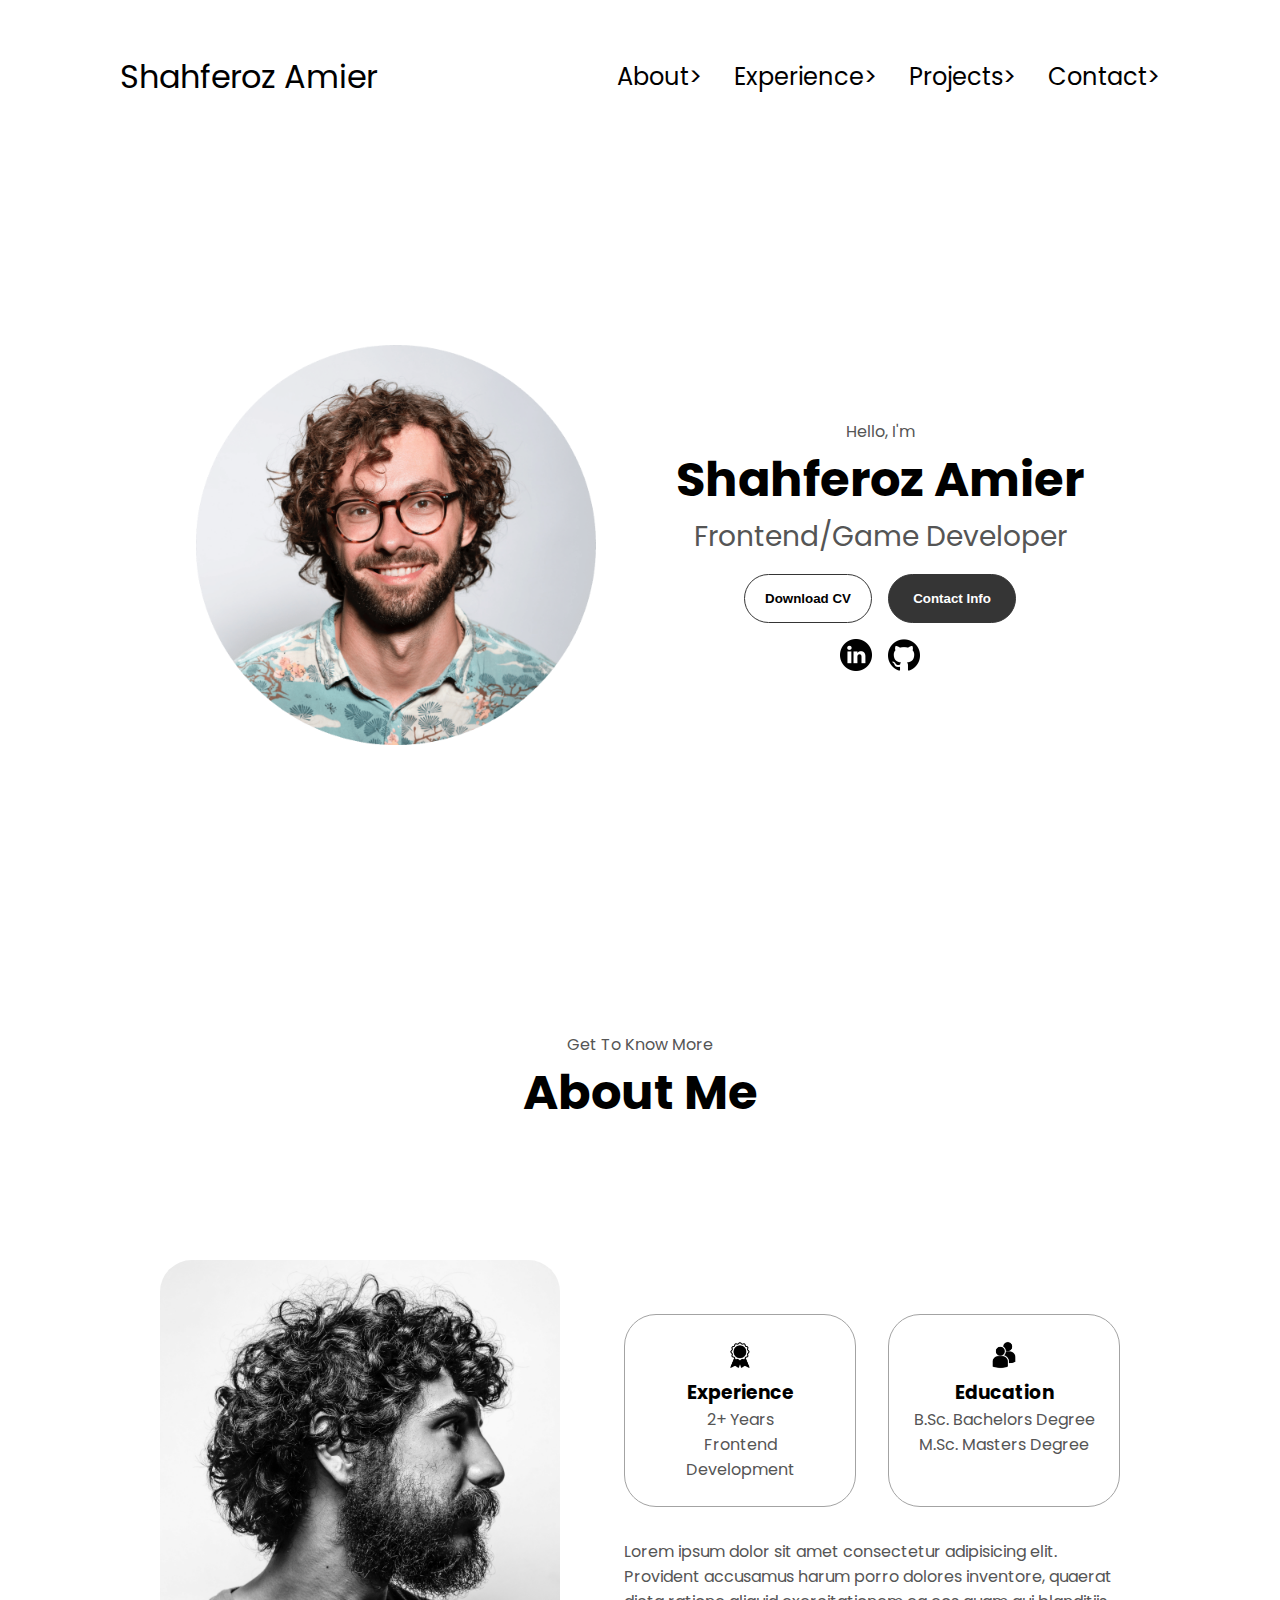
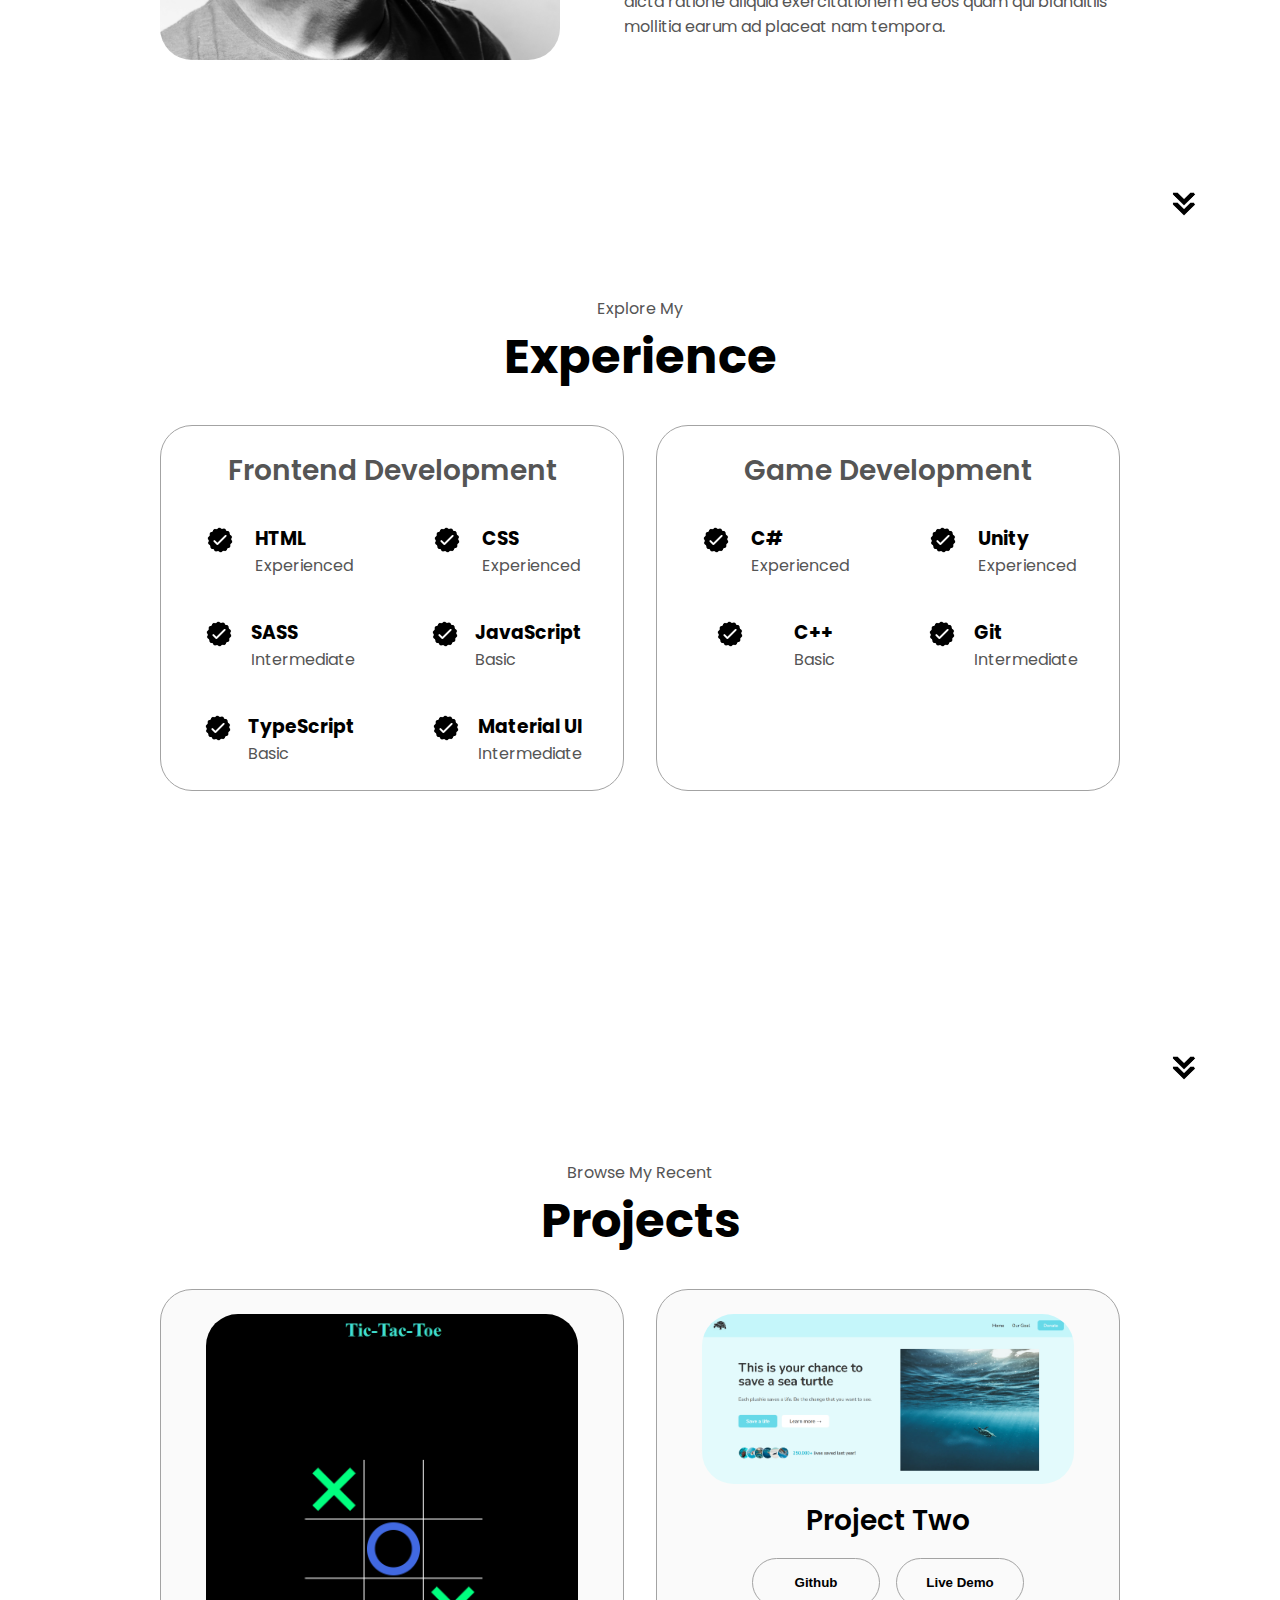
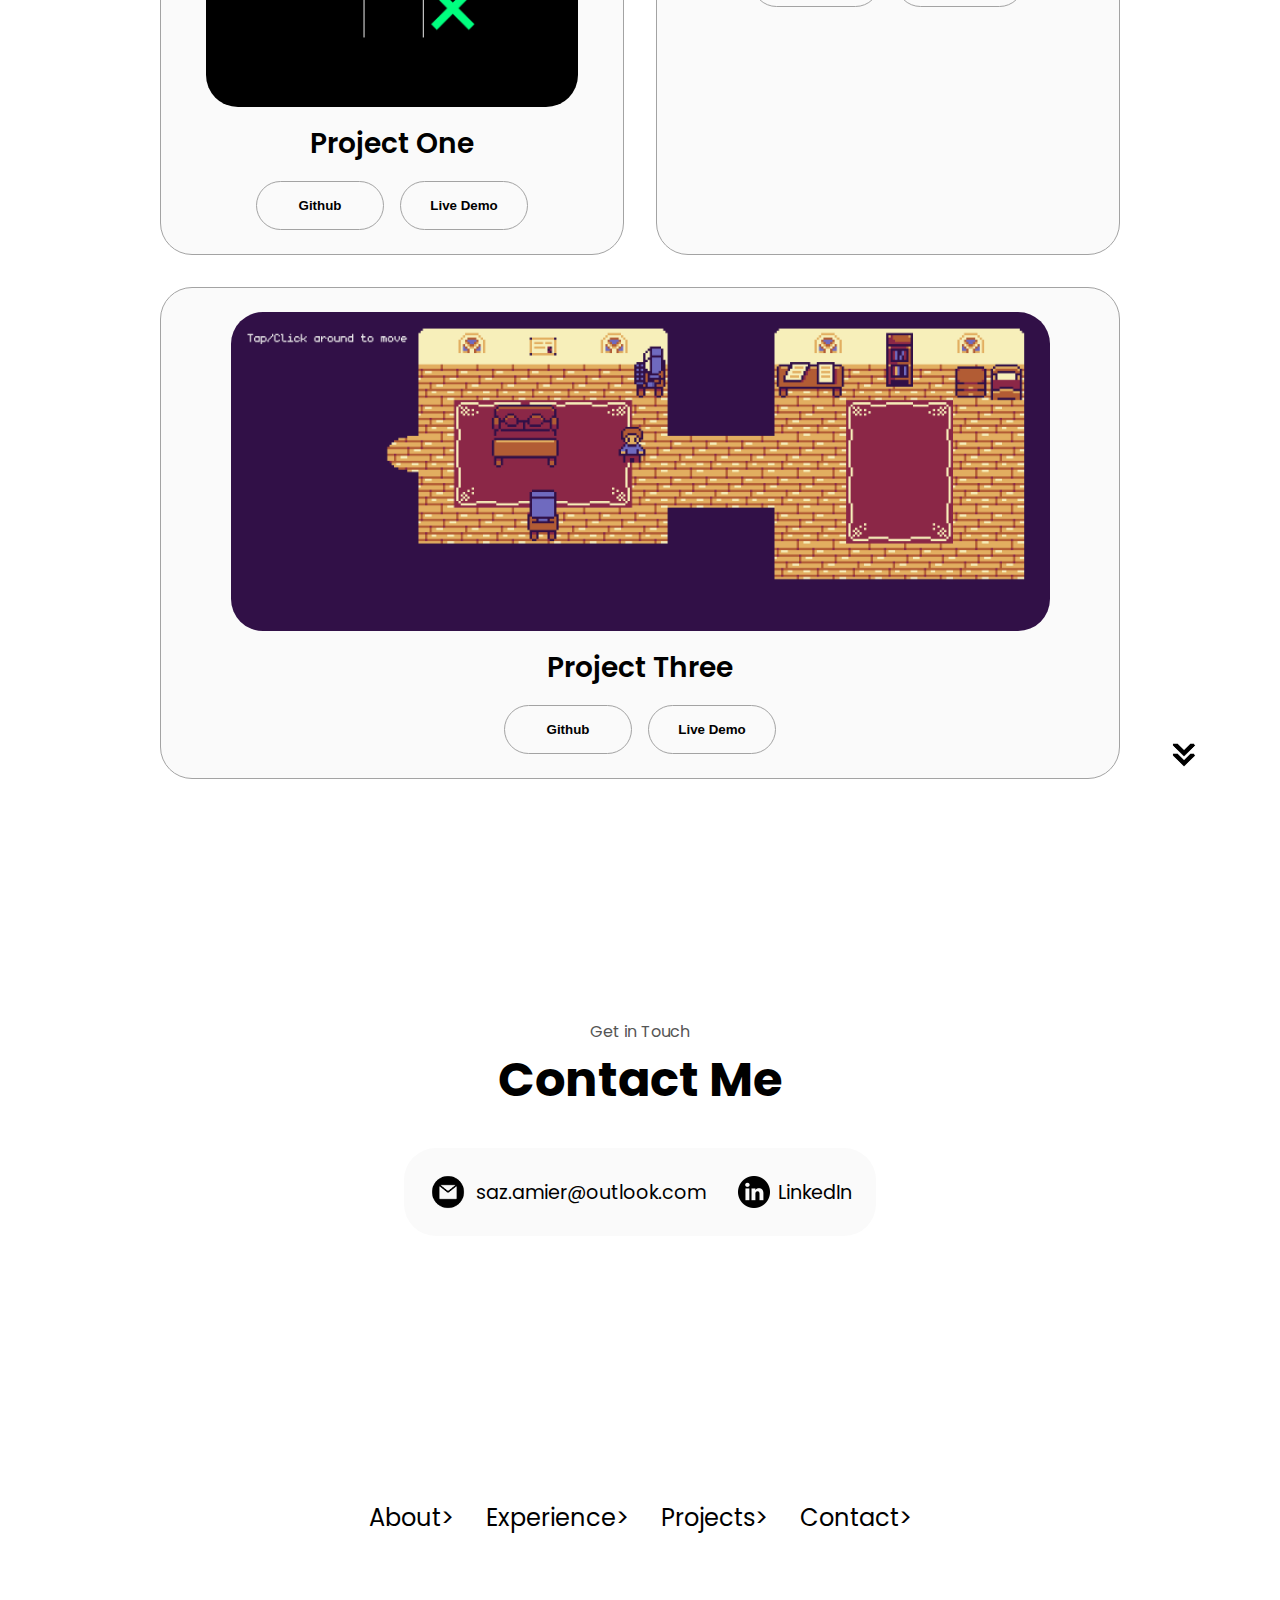
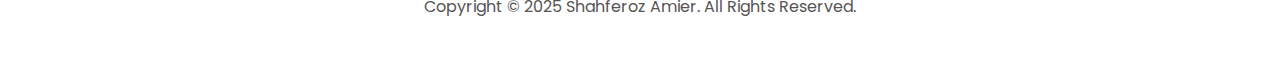
<file: index.html>
<!DOCTYPE html>
<html lang="en">
	<head>
		<meta charset="UTF-8" />
		<meta name="viewport" content="width=device-width, initial-scale=1.0" />
		<title>My Portfolio</title>
		<link rel="stylesheet" href="style.css" />
		<link rel="stylesheet" href="mediaqueries.css" />
	</head>
	<body>
		<nav id="desktop-nav">
			<div class="logo">Shahferoz Amier</div>
			<div>
				<ul class="nav-links">
					<li><a href="#about">About></a></li>
					<li><a href="#experience">Experience></a></li>
					<li><a href="#projects">Projects></a></li>
					<li><a href="#contact">Contact></a></li>
				</ul>
			</div>
		</nav>
		<nav id="hamburger-nav">
			<div class="logo">Shahferoz Amier</div>
			<div class="hamburger-menu">
				<div class="hamburger-icon" onclick="toggleMenu()">
					<span></span>
					<span></span>
					<span></span>
				</div>
				<div class="menu-links">
					<li><a href="#about" onclick="toggleMenu()">About></a></li>
					<li><a href="#experience" onclick="toggleMenu()">Experience></a></li>
					<li><a href="#projects" onclick="toggleMenu()">Projects></a></li>
					<li><a href="#contact" onclick="toggleMenu()">Contact></a></li>
				</div>
			</div>
		</nav>
		<section id="profile">
			<div class="section__pic-container">
				<img src="./assets/profile-pic.png" alt="John Doe profile picture" />
			</div>
			<div class="section__text">
				<p class="section__text_p1">Hello, I'm</p>
				<h1 class="title">Shahferoz Amier</h1>
				<p class="section__text_p2">Frontend/Game Developer</p>
				<div class="btn-container">
					<button
						class="btn btn-color-2"
						onclick="window.open('./assets/resume-example.pdf')"
					>
						Download CV
					</button>
					<button class="btn btn-color-1" onclick="location.href='./#contact'">
						Contact Info
					</button>
				</div>
				<div id="socials-container">
					<img
						src="./assets/linkedin.png"
						alt="My LinkedIn profile"
						class="icon"
						onclick="location.href='https://linkedin.com/in/shahferoz-amier-149720127/'"
					/>
					<img
						src="./assets/github.png"
						alt="My GitHub profile"
						class="icon"
						onclick="location.href='https://github.com/S-Amier'"
					/>
				</div>
			</div>
		</section>
		<section id="about">
			<p class="section__text_p1">Get To Know More</p>
			<h1 class="title">About Me</h1>
			<div class="section-container">
				<div class="section__pic-container">
					<img
						src="./assets/about-pic.png"
						alt="Profile picture"
						class="about-pic"
					/>
				</div>
				<div class="about-details-container">
					<div class="about-containers">
						<div class="details-container">
							<img
								src="./assets/experience.png"
								alt="Experience icon"
								class="icon"
							/>
							<h3>Experience</h3>
							<p>
								2+ Years <br />
								Frontend Development
							</p>
						</div>
						<div class="details-container">
							<img
								src="./assets/education.png"
								alt="Education icon"
								class="icon"
							/>
							<h3>Education</h3>
							<p>
								B.Sc. Bachelors Degree <br />
								M.Sc. Masters Degree
							</p>
						</div>
					</div>
					<div class="text-container">
						<p>
							Lorem ipsum dolor sit amet consectetur adipisicing elit. Provident
							accusamus harum porro dolores inventore, quaerat dicta ratione
							aliquid exercitationem ea eos quam qui blanditiis mollitia earum
							ad placeat nam tempora.
						</p>
					</div>
				</div>
			</div>
			<img
				src="./assets/arrow.png"
				alt="Arrow icon"
				class="icon arrow"
				onclick="location.href='#experience'"
			/>
		</section>
		<section id="experience">
			<p class="section__text_p1">Explore My</p>
			<h1 class="title">Experience</h1>
			<div class="experience-details-container">
				<div class="about-containers">
					<div class="details-container">
						<h2 class="experience-sub-title">Frontend Development</h2>
						<div class="article-container">
							<article>
								<img
									src="./assets/checkmark.png"
									alt="Experience icon"
									class="icon"
								/>
								<div>
									<h3>HTML</h3>
									<p>Experienced</p>
								</div>
							</article>
							<article>
								<img
									src="./assets/checkmark.png"
									alt="Experience icon"
									class="icon"
								/>
								<div>
									<h3>CSS</h3>
									<p>Experienced</p>
								</div>
							</article>
							<article>
								<img
									src="./assets/checkmark.png"
									alt="Experience icon"
									class="icon"
								/>
								<div>
									<h3>SASS</h3>
									<p>Intermediate</p>
								</div>
							</article>
							<article>
								<img
									src="./assets/checkmark.png"
									alt="Experience icon"
									class="icon"
								/>
								<div>
									<h3>JavaScript</h3>
									<p>Basic</p>
								</div>
							</article>
							<article>
								<img
									src="./assets/checkmark.png"
									alt="Experience icon"
									class="icon"
								/>
								<div>
									<h3>TypeScript</h3>
									<p>Basic</p>
								</div>
							</article>
							<article>
								<img
									src="./assets/checkmark.png"
									alt="Experience icon"
									class="icon"
								/>
								<div>
									<h3>Material UI</h3>
									<p>Intermediate</p>
								</div>
							</article>
						</div>
					</div>
					<div class="details-container">
						<h2 class="experience-sub-title">Game Development</h2>
						<div class="article-container">
							<article>
								<img
									src="./assets/checkmark.png"
									alt="Experience icon"
									class="icon"
								/>
								<div>
									<h3>C#</h3>
									<p>Experienced</p>
								</div>
							</article>
							<article>
								<img
									src="./assets/checkmark.png"
									alt="Experience icon"
									class="icon"
								/>
								<div>
									<h3>Unity</h3>
									<p>Experienced</p>
								</div>
							</article>
							<article>
								<img
									src="./assets/checkmark.png"
									alt="Experience icon"
									class="icon"
								/>
								<div>
									<h3>C++</h3>
									<p>Basic</p>
								</div>
							</article>
							<article>
								<img
									src="./assets/checkmark.png"
									alt="Experience icon"
									class="icon"
								/>
								<div>
									<h3>Git</h3>
									<p>Intermediate</p>
								</div>
							</article>
						</div>
					</div>
				</div>
			</div>
			<img
				src="./assets/arrow.png"
				alt="Arrow icon"
				class="icon arrow"
				onclick="location.href='#projects'"
			/>
		</section>
		<section id="projects">
			<p class="section__text_p1">Browse My Recent</p>
			<h1 class="title">Projects</h1>
			<div class="experience-details-container">
				<div class="about-containers">
					<div class="details-container color-container">
						<div class="article-container">
							<img
								src="./images/project-1.png"
								alt="Project 1"
								class="project-img"
							/>
						</div>
						<h2 class="experience-sub-title project-title">Project One</h2>
						<div class="btn-container">
							<button
								class="btn btn-color-2 project-btn"
								onclick="location.href='https://github.com/S-Amier/Portfolio/tree/main/Projects/Tic-Tac-Toe'"
							>
								Github
							</button>
							<button
								class="btn btn-color-2 project-btn"
								onclick="location.href='./Projects/Tic-Tac-Toe/index.html'"
							>
								Live Demo
							</button>
						</div>
					</div>
					<div class="details-container color-container">
						<div class="article-container">
							<img
								src="./images/project-2.png"
								alt="Project 2"
								class="project-img"
							/>
						</div>
						<h2 class="experience-sub-title project-title">Project Two</h2>
						<div class="btn-container">
							<button
								class="btn btn-color-2 project-btn"
								onclick="location.href='https://github.com/S-Amier/HTMLEindOpdracht/tree/main/Praktijkopdracht%20Website'"
							>
								Github
							</button>
							<button
								class="btn btn-color-2 project-btn"
								onclick="location.href='./Projects/Save Sea Turtles Website/index.html'"
							>
								Live Demo
							</button>
						</div>
					</div>
					<div class="details-container color-container">
						<div class="article-container">
							<img
								src="./images/project-3.png"
								alt="Project 3"
								class="project-img"
							/>
						</div>
						<h2 class="experience-sub-title project-title">Project Three</h2>
						<div class="btn-container">
							<button
								class="btn btn-color-2 project-btn"
								onclick="location.href='https://github.com/S-Amier/2D-Portfolio'"
							>
								Github
							</button>
							<button
								class="btn btn-color-2 project-btn"
								onclick="location.href='./Projects/2D-Portfolio/index.html'"
							>
								Live Demo
							</button>
						</div>
					</div>
				</div>
			</div>
			<img
				src="./assets/arrow.png"
				alt="Arrow icon"
				class="icon arrow"
				onclick="location.href='#contact'"
			/>
		</section>
		<section id="contact">
			<p class="section__text_p1">Get in Touch</p>
			<h1 class="title">Contact Me</h1>
			<div class="contact-info-upper-container">
				<div class="contact-info-container">
					<img
						src="./assets/email.png"
						alt="Email icon"
						class="icon contact-icon email-icon"
					/>
					<p>
						<a href="mailto:saz.amier@outlook.com">saz.amier@outlook.com</a>
					</p>
				</div>
				<div class="contact-info-container">
					<img
						src="./assets/linkedin.png"
						alt="LinkedIn icon"
						class="icon contact-icon"
					/>
					<p>
						<a href="https://www.linkedin.com/in/shahferoz-amier-149720127/"
							>LinkedIn</a
						>
					</p>
				</div>
			</div>
		</section>
		<footer>
			<nav>
				<div class="nav-links-container">
					<ul class="nav-links">
						<li><a href="#about">About></a></li>
						<li><a href="#experience">Experience></a></li>
						<li><a href="#projects">Projects></a></li>
						<li><a href="#contact">Contact></a></li>
					</ul>
				</div>
			</nav>
			<p>Copyright &#169; 2025 Shahferoz Amier. All Rights Reserved.</p>
		</footer>
		<script src="script.js"></script>
	</body>
</html>
</file>
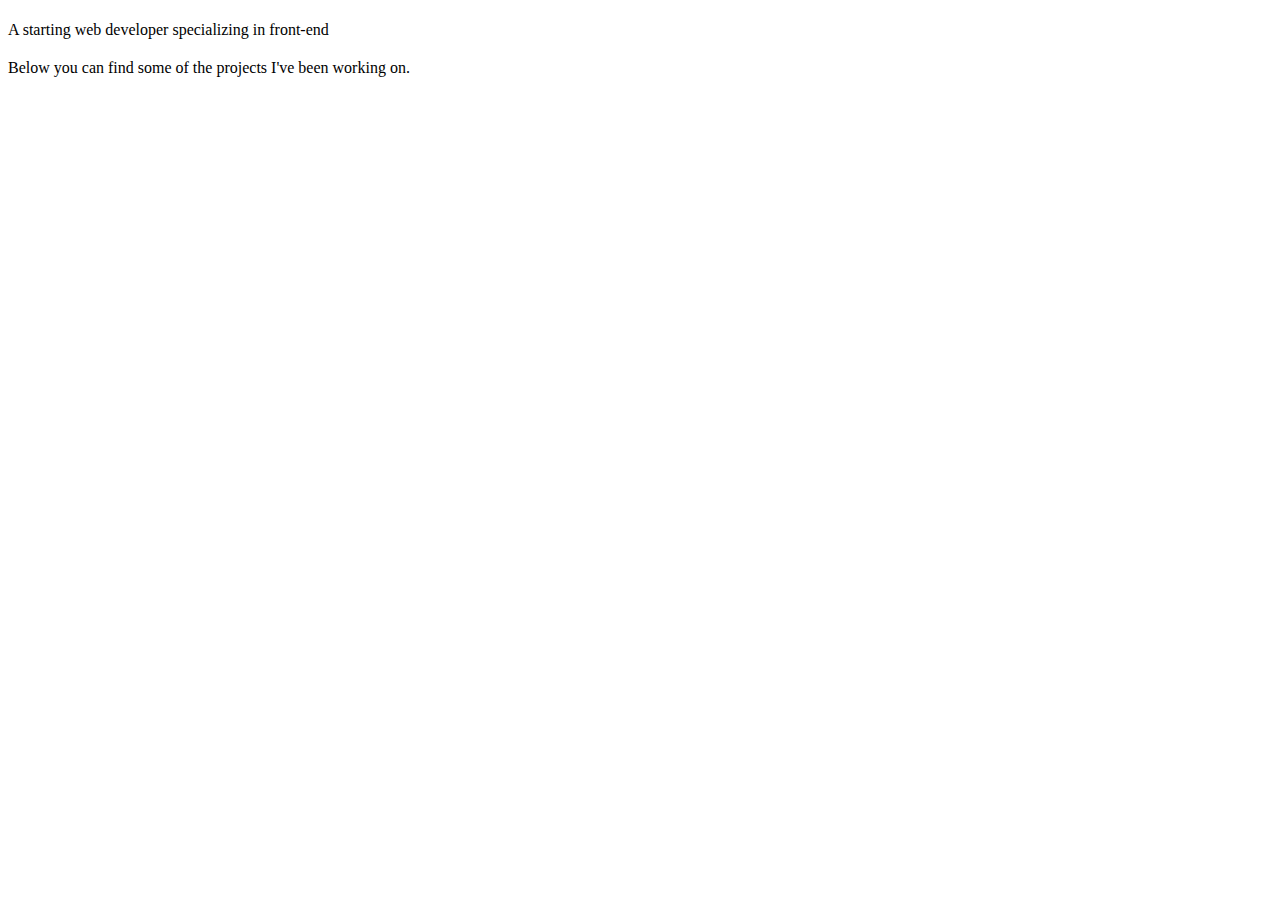
<file: background.html>
<!DOCTYPE html>
<html lang="en">
<head>
    <meta charset="UTF-8">
    <meta name="viewport" content="width=device-width, initial-scale=1.0">
    <title>Portfolio</title>
</head>
<body>
    

    <h1>








                                                                            </h1>



<p>
    A starting web developer specializing in front-end
</p>






<h2>



</h2>

<p>
    Below  you can find some of the projects I've been working on.
</p>

<section>








</section>




</body>
</html>
</file>
<file: style.css>
/* GENERAL */

@import url("https://fonts.googleapis.com/css2?family=Poppins:wght@300;400;500;600&display=swap");

* {
	margin: 0;
	padding: 0;
}

body {
	font-family: "Poppins", sans-serif;
}

html {
	scroll-behavior: smooth;
}

p {
	color: rgb(85, 85, 85);
}

/* TRANSITION  */

a,
btn {
	transition: all 300ms ease;
}

/* DESKTOP NAV  */

nav,
.nav-links {
	display: flex;
}

nav {
	justify-content: space-around;
	align-items: center;
	height: 17vh;
}

.nav-links {
	gap: 2rem;
	list-style: none;
	font-size: 1.5rem;
}

a {
	color: black;
	text-decoration: none;
	text-decoration-color: white;
}

a:hover {
	color: grey;
	text-decoration: underline;
	text-underline-offset: 0.5rem;
	text-decoration-color: rgb(181, 181, 181);
}

.logo {
	font-size: 2rem;
}

.logo:hover {
	cursor: default;
}

/* HAMBURGER MENU */

#hamburger-nav {
	display: none;
}

.hamburger-menu {
	position: relative;
	display: inline-block;
}

.hamburger-icon {
	display: flex;
	flex-direction: column;
	justify-content: space-between;
	height: 24px;
	width: 30px;
	cursor: pointer;
}

.hamburger-icon span {
	width: 100%;
	height: 2px;
	background-color: black;
	transition: all 0.3 ease-in-out;
}

.menu-links {
	position: absolute;
	top: 100%;
	right: 0%;
	background-color: white;
	width: fit-content;
	max-height: 0;
	overflow: hidden;
	transition: all 0.3 ease-in-out;
}

.menu-links a {
	display: block;
	padding: 10px;
	text-align: center;
	font-size: 1.5rem;
	color: black;
	text-decoration: none;
	transition: all 0.3 ease-in-out;
}

.menu-links li {
	list-style: none;
}

.menu-links.open {
	max-height: 300px;
}

.hamburger-icon.open span:first-child {
	transform: rotate(45deg) translate(10px, 5px);
}

.hamburger-icon.open span:nth-child(2) {
	opacity: 0;
}

.hamburger-icon.open span:last-child {
	transform: rotate(-45deg) translate(10px, -5px);
}

.hamburger-icon span:first-child {
	transform: none;
}

.hamburger-icon span:first-child {
	opacity: 1;
}

.hamburger-icon span:first-child {
	transform: none;
}

/* SECTIONS  */

section {
	padding-top: 4vh;
	height: 96vh;
	margin: 0 10rem;
	box-sizing: border-box;
	min-height: fit-content;
}

.section-container {
	display: flex;
}

/* PROFILE SECTION  */

#profile {
	display: flex;
	justify-content: center;
	gap: 5rem;
	height: 80vh;
}

.section__pic-container {
	display: flex;
	height: 400px;
	width: 400px;
	margin: auto 0;
}

.section__text {
	align-self: center;
	text-align: center;
}

.section__text_p {
	font-weight: 600;
}

.section__text_p1 {
	text-align: center;
}

.section__text_p2 {
	font-size: 1.75rem;
	margin-bottom: 1rem;
}

.title {
	font-size: 3rem;
	text-align: center;
}

#socials-container {
	display: flex;
	justify-content: center;
	margin-top: 1rem;
	gap: 1rem;
}

/* ICONS  */

.icon {
	cursor: pointer;
	height: 2rem;
}

/* BUTTONS */

.btn-container {
	display: flex;
	justify-content: center;
	gap: 1rem;
}

.btn {
	font-weight: 600;
	transition: all 300ms ease;
	padding: 1rem;
	width: 8rem;
	border-radius: 2rem;
}

.btn-color-1,
.btn-color-2 {
	border: rgb(53, 53, 53) 0.1rem solid;
}

.btn-color-1:hover,
.btn-color-2:hover {
	cursor: pointer;
}

.btn-color-1,
.btn-color-2:hover {
	background: rgb(53, 53, 53);
	color: white;
}

.btn-color-1:hover {
	background: rgb(0, 0, 0);
}

.btn-color-2 {
	background: none;
}

.btn-color-2:hover {
	border: rgb(255, 255, 255) 0.1rem solid;
}

.btn-container {
	gap: 1rem;
}

/* ABOUT SECTION */
#about {
	position: relative;
}

.about-containers {
	gap: 2rem;
	margin-bottom: 2rem;
	margin-top: 2rem;
}

.about-details-container {
	justify-content: center;
	flex-direction: column;
}

.about-containers,
.about-details-container {
	display: flex;
}

.about-pic {
	border-radius: 2rem;
}

.arrow {
	position: absolute;
	right: -5rem;
	bottom: 2.5rem;
}

.details-container {
	padding: 1.5rem;
	flex: 1;
	background: white;
	border-radius: 2rem;
	border: rgb(53, 53, 53) 0.1rem solid;
	border-color: rgb(163, 163, 163);
	text-align: center;
}

.section-container {
	gap: 4rem;
	height: 80%;
}

.section__pic-container {
	height: 400px;
	width: 400px;
	margin: auto 0;
}

/* EXPERIENCE SECTION  */

#experience {
	position: relative;
}

.experience-sub-title {
	color: rgb(85, 85, 85);
	font-weight: 600;
	font-size: 1.75rem;
	margin-bottom: 2rem;
}

.experience-details-container {
	display: flex;
	justify-content: center;
	flex-direction: column;
}

.article-container {
	display: flex;
	text-align: initial;
	flex-wrap: wrap;
	flex-direction: row;
	gap: 2.5rem;
	justify-content: space-around;
}

article {
	display: flex;
	width: 10rem;
	justify-content: space-around;
	gap: 0.5rem;
}

article .icon {
	cursor: default;
}

/* PROJECTS SECTION  */

#projects {
	position: relative;
}

.color-container {
	border-color: rgb(163, 163, 163);
	background: rgb(250, 250, 250);
}

.project-img {
	border-radius: 2rem;
	width: 90%;
	height: 90%;
}

.project-title {
	margin: 1rem;
	color: black;
}

.project-btn {
	color: black;
	border-color: rgb(163, 163, 163);
}

/* CONTACT SECTION  */

#contact {
	display: flex;
	justify-content: center;
	flex-direction: column;
	height: 70vh;
}

.contact-info-upper-container {
	display: flex;
	justify-content: center;
	border-radius: 2rem;
	border: rgb(53, 53, 53);
	background: rgb(250, 250, 250);
	margin: 2rem auto;
	padding: 0.5rem;
}

.contact-info-container {
	display: flex;
	align-items: center;
	justify-content: center;
	gap: 0.5rem;
	margin: 1rem;
}

.contact-info-container p {
	font-size: larger;
}

.contact-icon {
	cursor: default;
}

.email-icon {
	height: 2.5rem;
}

/* FOOTER SECTION  */

footer {
	height: 26vh;
	margin: 0 1rem;
}

footer p {
	text-align: center;
}
</file>
<file: mediaqueries.css>
@media screen and (max-width: 1400px) {
	#profile {
		height: 83vh;
		margin-bottom: 6rem;
	}

	.about-containers {
		flex-wrap: wrap;
	}
}

@media screen and (max-width: 1200px) {
	#desktop-nav {
		display: none;
	}

	#hamburger-nav {
		display: flex;
	}

	#experience,
	.experience-details-container {
		margin-top: 2rem;
	}

	#profile,
	.section-container {
		display: block;
	}

	.arrow {
		display: none;
	}

	section,
	.section-container {
		height: fit-content;
	}

	section {
		margin: 0 5%;
	}

	.section__pic-container {
		width: 275px;
		height: 275px;
		margin: 0 auto 2rem;
	}

	.about-containers {
		margin-top: 0;
	}
}

@media screen and (max-width: 600px) {
	#contact,
	footer {
		height: 40vh;
	}

	#profile {
		height: 83vh;
		margin-bottom: 0;
	}

	article {
		font-size: 1rem;
	}

	footer nav {
		height: fit-content;
		margin-bottom: 2rem;
	}

	.about-containers,
	.contact-info-upper-container,
	.btn-container {
		flex-wrap: wrap;
	}

	.contact-info-container {
		margin: 0;
	}

	.contact-info-container p,
	.nav-links li a {
		font-size: 1rem;
	}

	.experience-sub-title {
		font-size: 1.25rem;
	}

	.logo {
		font-size: 1.5rem;
	}

	.nav-links {
		flex-direction: column;
		gap: 0.5rem;
		text-align: center;
	}

	.section__pic-container {
		width: auto;
		height: 46vh;
		justify-content: center;
	}
	.section__text_p2 {
		font-size: 1.25rem;
	}

	.title {
		font-size: 2rem;
	}

	.text-container {
		text-align: justify;
	}
}
</file>
